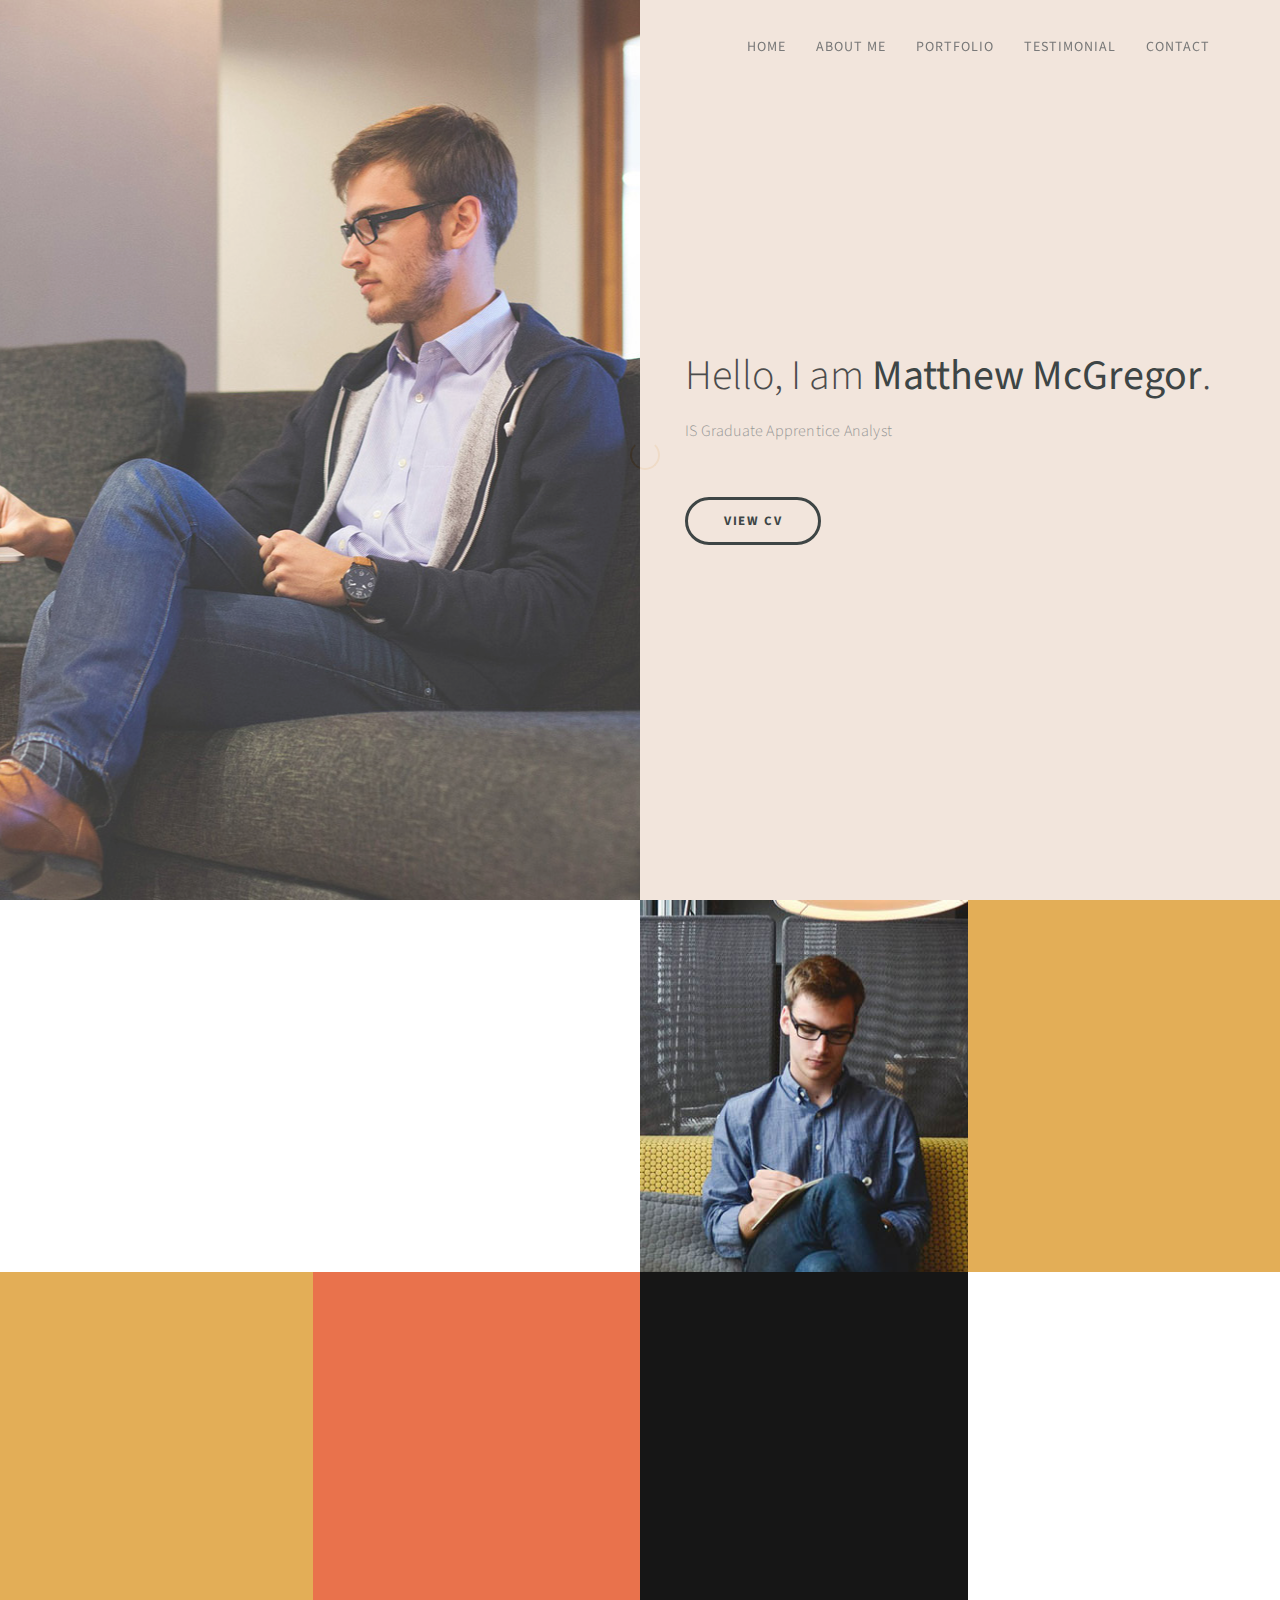
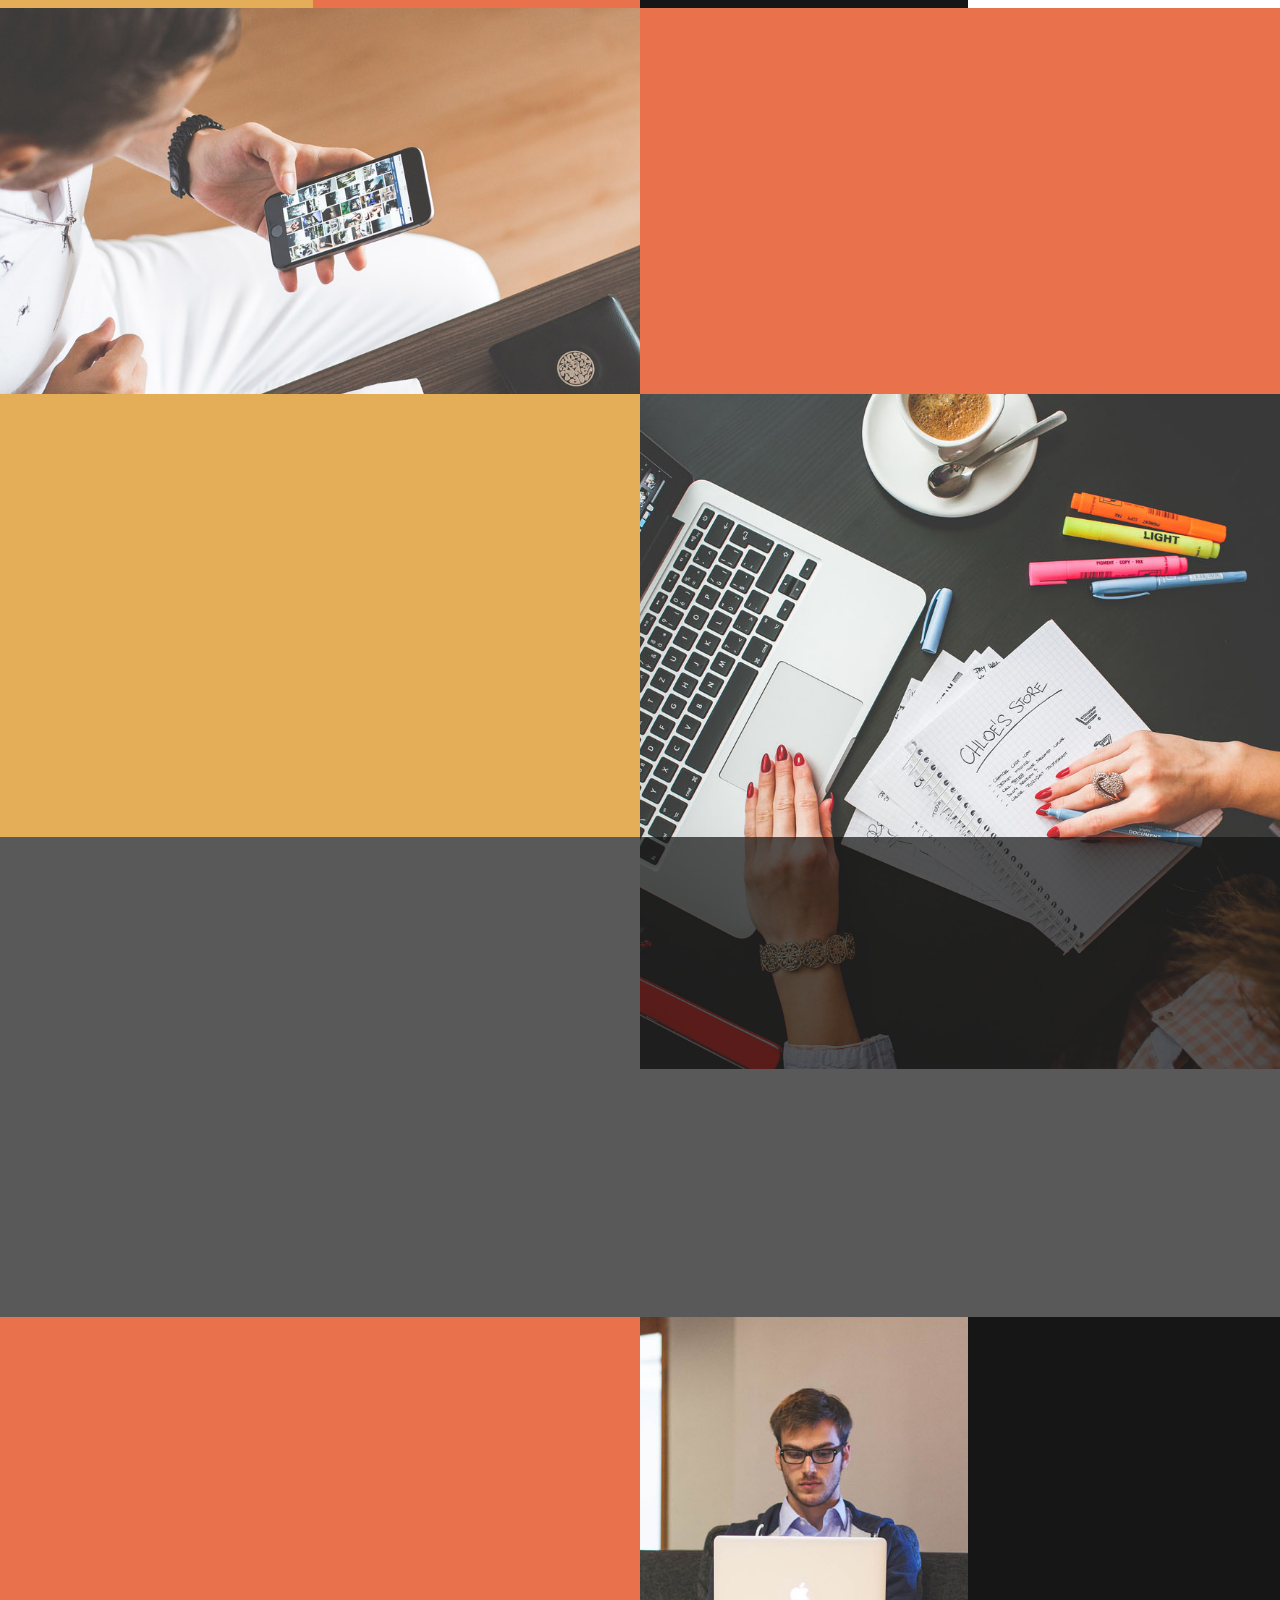
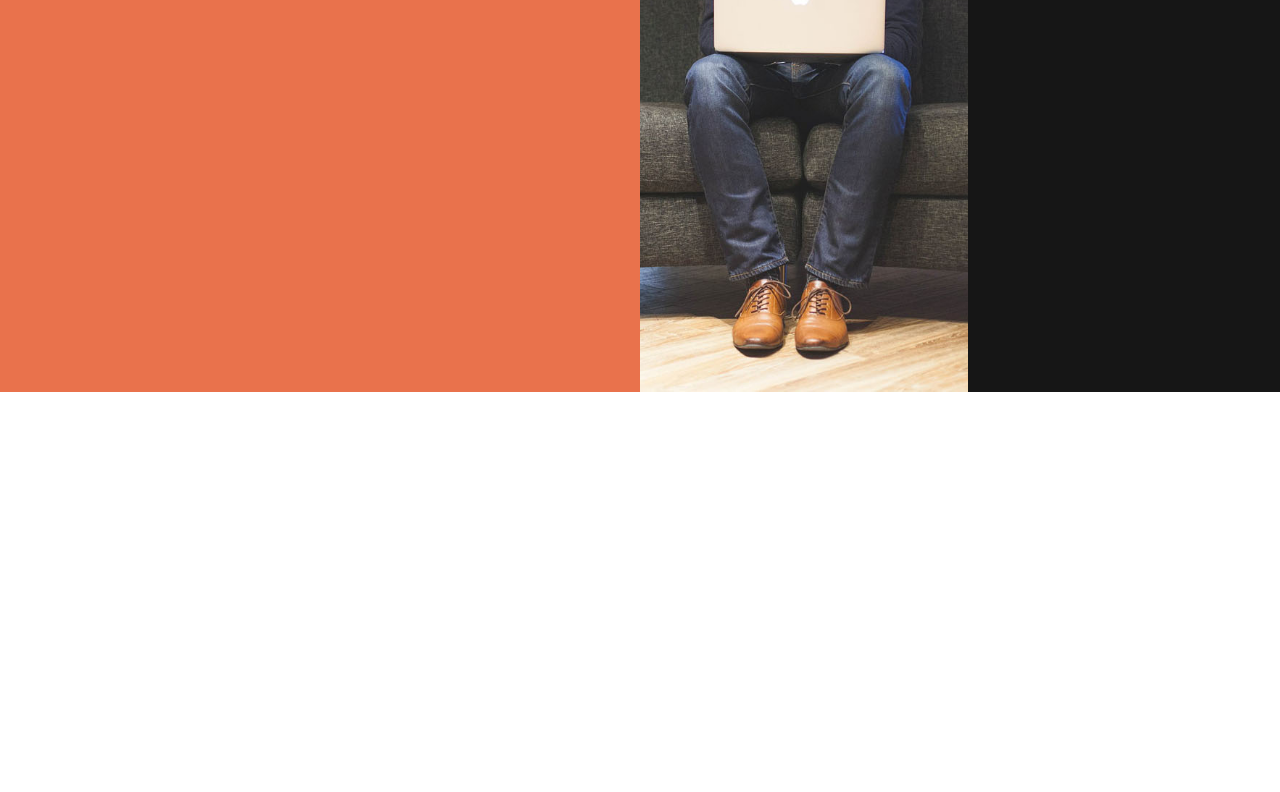
<file: index.html>
<!DOCTYPE html>
<html lang="en">
<head>

<meta charset="UTF-8">
<meta http-equiv="X-UA-Compatible" content="IE=Edge">
<meta name="description" content="">
<meta name="keywords" content="">
<meta name="author" content="">
<meta name="viewport" content="width=device-width, initial-scale=1, maximum-scale=1">

<title>Matthew McGregor</title>
<!--
Stimulus Template
http://www.templatemo.com/tm-498-stimulus
-->
<link rel="stylesheet" href="css/bootstrap.min.css">
<link rel="stylesheet" href="css/animate.css">
<link rel="stylesheet" href="css/font-awesome.min.css">
<link rel="stylesheet" href="css/templatemo-style.css">

<link href="https://fonts.googleapis.com/css?family=Source+Sans+Pro:300,400,700" rel="stylesheet">

</head>
<body data-spy="scroll" data-target=".navbar-collapse" data-offset="50">


<!-- PRE LOADER -->

<div class="preloader">
     <div class="spinner">
          <span class="spinner-rotate"></span>
     </div>
</div>


<!-- Navigation Section -->

<div class="navbar navbar-fixed-top custom-navbar" role="navigation">
     <div class="container">

          <!-- navbar header -->
          <div class="navbar-header">
               <button class="navbar-toggle" data-toggle="collapse" data-target=".navbar-collapse">
                    <span class="icon icon-bar"></span>
                    <span class="icon icon-bar"></span>
                    <span class="icon icon-bar"></span>
               </button>
          </div>

          <div class="collapse navbar-collapse">
               <ul class="nav navbar-nav navbar-right">
                  <li><a href="/index.html#home" class="smoothScroll">Home</a></li>
                  <li><a href="/index.html#about" class="smoothScroll">About Me</a></li>
                  <li><a href="/portfolio.html" class="smoothScroll">Portfolio</a></li>
                  <li><a href="/index.html#quotes" class="smoothScroll">Testimonial</a></li>
                  <li><a href="/index.html#contact" class="smoothScroll">Contact</a></li>
               </ul>
          </div>

     </div>
</div>


<!-- Home Section -->

<section id="home" class="parallax-section">
     <div class="container">
          <div class="row">

               <div class="col-md-6 col-sm-6">
                    <div class="home-img"></div>
               </div>

               <div class="col-md-6 col-sm-6">
                    <div class="home-thumb">
                         <div class="section-title">
                              <h1 class="wow fadeInUp" data-wow-delay="0.6s">Hello, I am <strong>Matthew McGregor</strong>.</h1>
                              <p class="wow fadeInUp" data-wow-delay="0.9s">IS Graduate Apprentice Analyst</p>
                              
                              <a href="/files/CV.pdf" class="wow fadeInUp smoothScroll section-btn btn btn-success" data-wow-delay="1.4s">View CV</a>
                              
                         </div>
                    </div>
               </div>


          </div>
     </div>
</section>


<!-- About Section -->

<section id="about" class="parallax-section">
     <div class="container">
          <div class="row">

               <div class="col-md-6 col-sm-12">
                    <div class="about-thumb">
                         <div class="wow fadeInUp section-title" data-wow-delay="0.4s">
                              <h1>Donec auctor</h1>
                              <p class="color-yellow">Sed vulputate vitae diam quis bibendum</p>
                         </div>
                         <div class="wow fadeInUp" data-wow-delay="0.8s">
                              <p>Phasellus vulputate tellus nec tortor varius elementum. Curabitur at pulvinar ante. Duis dui urna, faucibus eget felis eu, iaculis congue sem. Mauris convallis eros massa.</p>
                              <p>Quisque viverra iaculis aliquam. Etiam volutpat, justo non aliquam bibendum, sem nibh mollis erat, quis porta odio odio at velit.</p>
                         </div>
                    </div>
               </div>

               <div class="col-md-3 col-sm-6">
                    <div class="background-image about-img"></div>
               </div>

               <div class="bg-yellow col-md-3 col-sm-6">
                    <div class="skill-thumb">
                         <div class="wow fadeInUp section-title color-white" data-wow-delay="1.2s">
                              <h1>My Skills</h1>
                              <p class="color-white">Photoshop . HTML CSS JS . Web Design</p>
                         </div>

                         <div class=" wow fadeInUp skills-thumb" data-wow-delay="1.6s">
                         <strong>Frontend Design</strong>
                              <span class="color-white pull-right">90%</span>
                                   <div class="progress">
                                        <div class="progress-bar progress-bar-primary" role="progressbar" aria-valuenow="90" aria-valuemin="0" aria-valuemax="100" style="width: 90%;"></div>
                                   </div>

                         <strong>Backend processing</strong>
                              <span class="color-white pull-right">70%</span>
                                   <div class="progress">
                                        <div class="progress-bar progress-bar-primary" role="progressbar" aria-valuenow="70" aria-valuemin="0" aria-valuemax="100" style="width: 70%;"></div>
                                   </div>

                         <strong>HTML5 & CSS3</strong>
                              <span class="color-white pull-right">80%</span>
                                   <div class="progress">
                                        <div class="progress-bar progress-bar-primary" role="progressbar" aria-valuenow="80" aria-valuemin="0" aria-valuemax="100" style="width: 80%;"></div>
                                   </div>
                         </div>

                    </div>
               </div>

          </div>
     </div>
</section>


<!-- Service Section -->

<section id="service" class="parallax-section">
     <div class="container">
          <div class="row">

               <div class="bg-yellow col-md-3 col-sm-6">
                    <div class="wow fadeInUp color-white service-thumb" data-wow-delay="0.8s">
                         <i class="fa fa-desktop"></i>
                              <h3>Interface Design</h3>
                              <p class="color-white">Phasellus vulputate tellus nec tortor varius elementum. Curabitur at pulvinar ante.</p>
                    </div>
               </div>

               <div class="col-md-3 col-sm-6">
                    <div class="wow fadeInUp color-white service-thumb" data-wow-delay="1.2s">
                         <i class="fa fa-paper-plane"></i>
                              <h3>Media Strategy</h3>
                              <p class="color-white">Curabitur at pulvinar ante. Duis dui urna, faucibus eget felis eu, iaculis congue sem.</p>
                    </div>
               </div>

               <div class="bg-dark col-md-3 col-sm-6">
                    <div class="wow fadeInUp color-white service-thumb" data-wow-delay="1.6s">
                         <i class="fa fa-table"></i>
                              <h3>Mobile App</h3>
                              <p class="color-white">Mauris convallis eros massa, vitae euismod arcu tempus ut. Quisque viverra iaculis.</p>
                    </div>
               </div>

               <div class="bg-white col-md-3 col-sm-6">
                    <div class="wow fadeInUp service-thumb" data-wow-delay="1.8s">
                         <i class="fa fa-html5"></i>
                              <h3>Coding</h3>
                              <p>Mauris convallis eros massa, vitae euismod arcu tempus ut. Quisque viverra iaculis.</p>
                    </div>
               </div>

          </div>
     </div>
</section>


<!-- Experience Section -->

<section id="experience" class="parallax-section">
     <div class="container">
          <div class="row">

               <div class="col-md-6 col-sm-6">
                    <div class="background-image experience-img"></div>
               </div>

               <div class="col-md-6 col-sm-6">
                    <div class="color-white experience-thumb">
                         <div class="wow fadeInUp section-title" data-wow-delay="0.8s">
                              <h1>My Experiences</h1>
                              <p class="color-white">Previous companies and my tasks</p>
                         </div>

                         <div class="wow fadeInUp color-white media" data-wow-delay="1.2s">
                              <div class="media-object media-left">
                                   <i class="fa fa-laptop"></i>
                              </div>
                              <div class="media-body">
                                   <h3 class="media-heading">Graphic Designer <small>2014 Jul - 2015 Sep</small></h3>
                                   <p class="color-white">Lorem ipsum dolor sit amet, consectetur adipisicing elit.</p>
                              </div>
                         </div>

                         <div class="wow fadeInUp color-white media" data-wow-delay="1.6s">
                              <div class="media-object media-left">
                                   <i class="fa fa-laptop"></i>
                              </div>
                              <div class="media-body">
                                   <h3 class="media-heading">Web Designer <small>2015 Oct - 2017 Jan</small></h3>
                                   <p class="color-white">Lorem ipsum dolor sit amet, consectetur adipisicing elit.</p>
                              </div>
                         </div>

                    </div>
               </div>

          </div>
     </div>
</section>


<!-- Education Section -->

<section id="education" class="parallax-section">
     <div class="container">
          <div class="row">

               <div class="col-md-6 col-sm-6">
                    <div class="color-white education-thumb">
                         <div class="wow fadeInUp section-title" data-wow-delay="0.8s">
                              <h1>My Education</h1>
                              <p class="color-white">In cursus orci non ipsum gravida dignissim</p>
                         </div>

                         <div class="wow fadeInUp color-white media" data-wow-delay="1.2s">
                              <div class="media-object media-left">
                                   <i class="fa fa-laptop"></i>
                              </div>
                              <div class="media-body">
                                   <h3 class="media-heading">Master in Design <small>2012 Jan - 2014 May</small></h3>
                                   <p class="color-white">Etiam iaculis elit in mauris ullamcorper auctor. Proin a sapien id orci ullamcorper dignissim eu in neque. </p>
                              </div>
                         </div>

                         <div class="wow fadeInUp color-white media" data-wow-delay="1.6s">
                              <div class="media-object media-left">
                                   <i class="fa fa-laptop"></i>
                              </div>
                              <div class="media-body">
                                   <h3 class="media-heading">Bachelor of Arts <small>2008 May - 2011 Dec</small></h3>
                                   <p class="color-white">Orci varius natoque penatibus et magnis dis parturient montes, nascetur ridiculus mus.</p>
                              </div>
                         </div>

                    </div>
               </div>

               <div class="col-md-6 col-sm-6">
                    <div class="background-image education-img"></div>
               </div>

          </div>
     </div>
</section>


<!-- Quotes Section -->

<section id="quotes" class="parallax-section">
     <div class="overlay"></div>
     <div class="container">
          <div class="row">

               <div class="col-md-offset-1 col-md-10 col-sm-12">
                    <i class="wow fadeInUp fa fa-star" data-wow-delay="0.6s"></i>
                    <h2 class="wow fadeInUp" data-wow-delay="0.8s">Proin lobortis eu diam et facilisis. Fusce nisi nibh, molestie in vestibulum quis, auctor et orci.</h2>
                    <p class="wow fadeInUp" data-wow-delay="1s">Curabitur at pulvinar ante. Duis dui urna, faucibus eget felis eu, iaculis congue sem.</p>
               </div>

          </div>
     </div>
</section>


<!-- Contact Section -->

<section id="contact" class="parallax-section">
     <div class="container">
          <div class="row">

               <div class="col-md-6 col-sm-12">
                    <div class="contact-form">
                         <div class="wow fadeInUp section-title" data-wow-delay="0.2s">
                              <h1 class="color-white">Say hello..</h1>
                              <p class="color-white">Integer ut consectetur est. In cursus orci non ipsum gravida dignissim.</p>
                         </div>

                         <div id="contact-form">
                              <form action="#template-mo" method="post">
                                   <div class="wow fadeInUp" data-wow-delay="1s">
                                        <input name="fullname" type="text" class="form-control" id="fullname" placeholder="Your Name">
                                   </div>
                                   <div class="wow fadeInUp" data-wow-delay="1.2s">
                                        <input name="email" type="email" class="form-control" id="email" placeholder="Your Email">
                                   </div>
                                   <div class="wow fadeInUp" data-wow-delay="1.4s">
                                        <textarea name="message" rows="5" class="form-control" id="message" placeholder="Write your message..."></textarea>
                                   </div>
                                   <div class="wow fadeInUp col-md-6 col-sm-8" data-wow-delay="1.6s">
                                        <input name="submit" type="submit" class="form-control" id="submit" value="Send">
                                   </div>
                              </form>
                         </div>

                    </div>
               </div>

               <div class="col-md-3 col-sm-6">
                    <div class="background-image contact-img"></div>
               </div>

               <div class="bg-dark col-md-3 col-sm-6">
                    <div class="contact-thumb">
                         <div class="wow fadeInUp contact-info" data-wow-delay="0.6s">
                              <h3 class="color-white">Visit my office</h3>
                              <p>456 New Street 22000, New York City, USA</p>
                         </div>

                         <div class="wow fadeInUp contact-info" data-wow-delay="0.8s">
                              <h3 class="color-white">Contact.</h3>
                              <p><i class="fa fa-phone"></i> 01-0110-0220</p>
                              <p><i class="fa fa-envelope-o"></i> <a href="mailto:hello@company.co">hello@company.co</a></p>
                              <p><i class="fa fa-globe"></i> <a href="#">company.co</a></p>
                         </div>

                    </div>
               </div>

          </div>
     </div>
</section>


<!-- Footer Section -->

<footer>
	<div class="container">
		<div class="row">

               <div class="col-md-12 col-sm-12">
                    <div class="wow fadeInUp footer-copyright" data-wow-delay="1.8s">
                         <p>Copyright &copy; 2016 Your Company
                    
                    | Design: TemplateMo</p>
                    </div>
				<ul class="wow fadeInUp social-icon" data-wow-delay="2s">
                         <li><a href="#" class="fa fa-facebook"></a></li>
                         <li><a href="#" class="fa fa-twitter"></a></li>
                         <li><a href="#" class="fa fa-google-plus"></a></li>
                         <li><a href="#" class="fa fa-dribbble"></a></li>
                         <li><a href="#" class="fa fa-linkedin"></a></li>
                    </ul>
               </div>
			
		</div>
	</div>
</footer>

<!-- SCRIPTS -->

<script src="js/jquery.js"></script>
<script src="js/bootstrap.min.js"></script>
<script src="js/jquery.parallax.js"></script>
<script src="js/smoothscroll.js"></script>
<script src="js/wow.min.js"></script>
<script src="js/custom.js"></script>

</body>
</html>
</file>
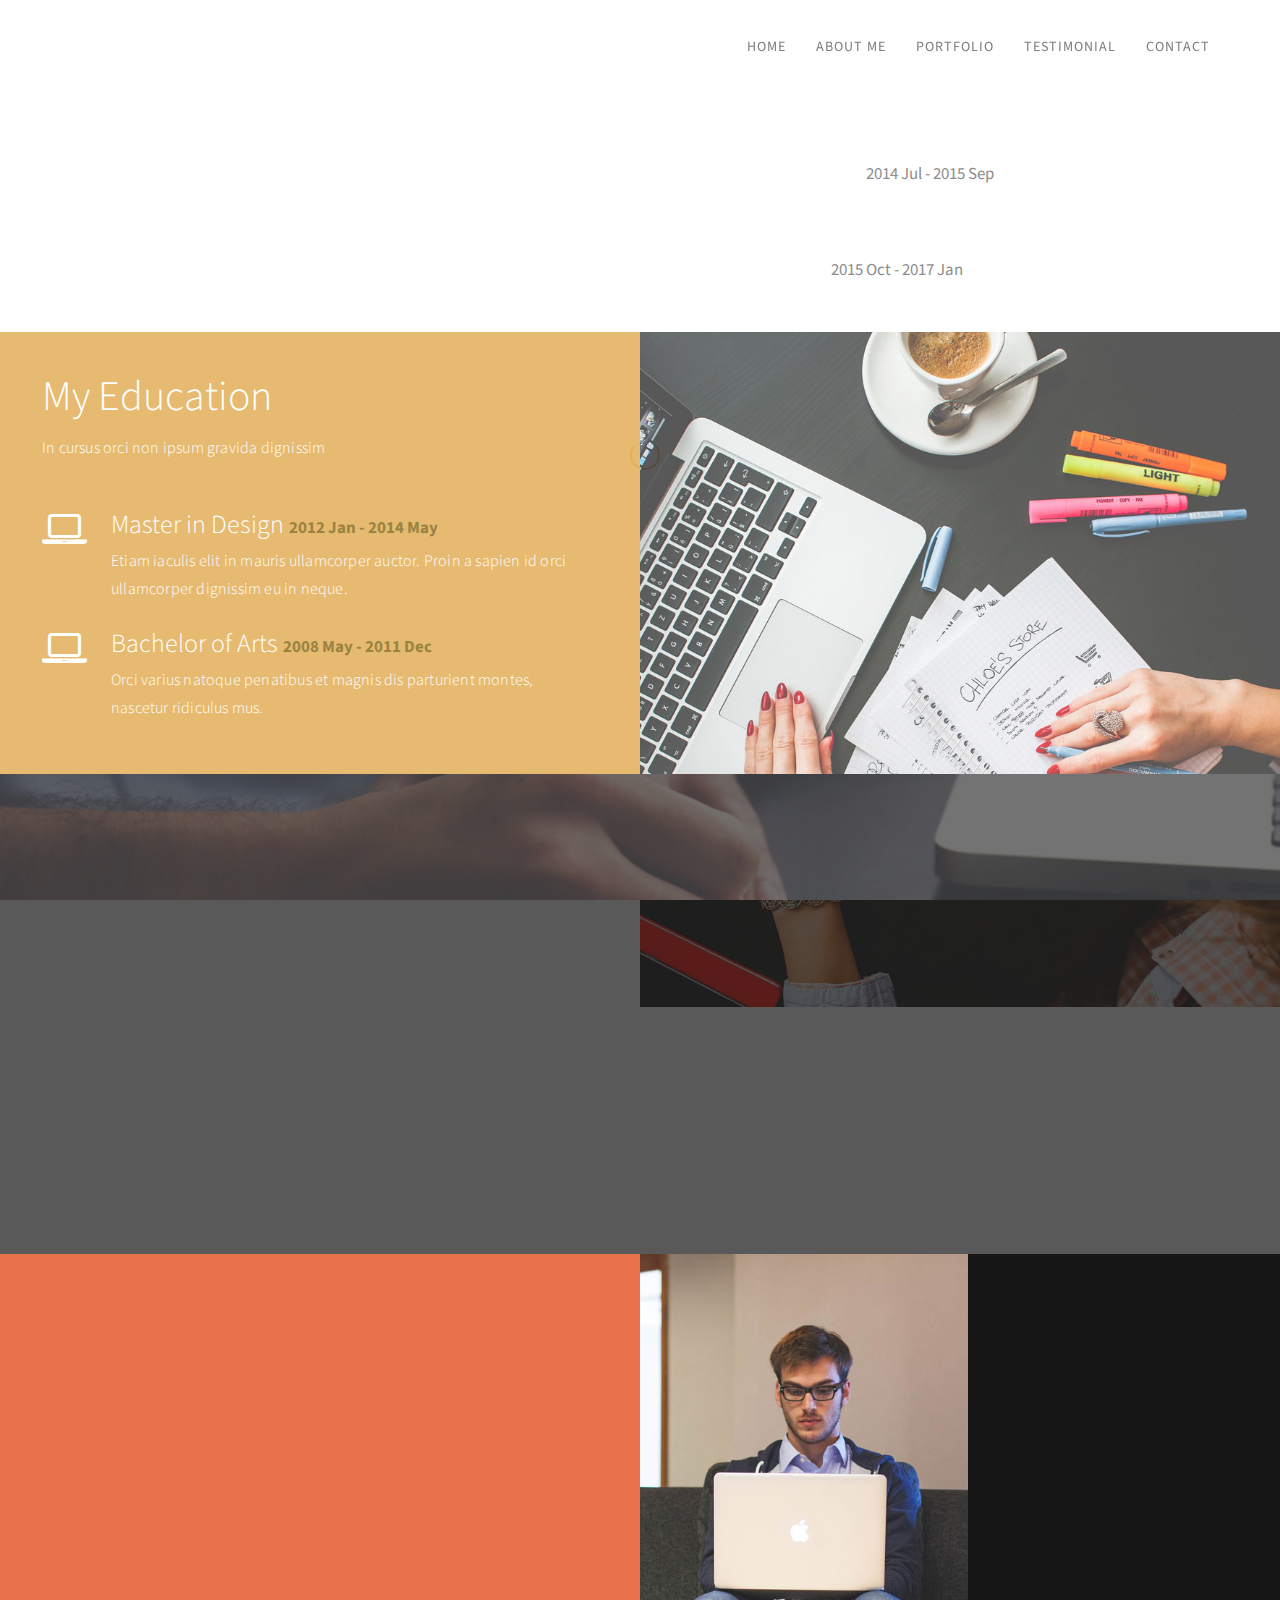
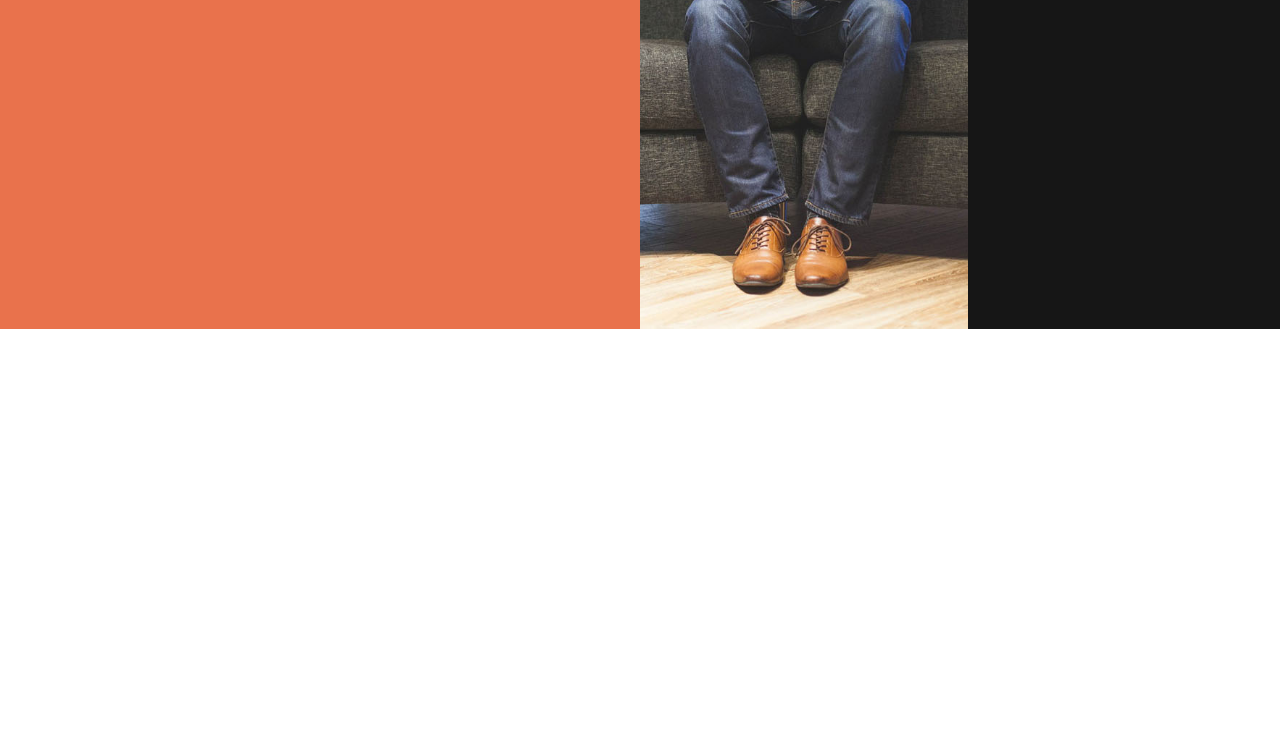
<file: portfolio.html>
<!DOCTYPE html>
<html lang="en">
<head>

<meta charset="UTF-8">
<meta http-equiv="X-UA-Compatible" content="IE=Edge">
<meta name="description" content="">
<meta name="keywords" content="">
<meta name="author" content="">
<meta name="viewport" content="width=device-width, initial-scale=1, maximum-scale=1">

<title>Matthew McGregor - Portfolio</title>
<!--
Stimulus Template
http://www.templatemo.com/tm-498-stimulus
-->
<link rel="stylesheet" href="css/bootstrap.min.css">
<link rel="stylesheet" href="css/animate.css">
<link rel="stylesheet" href="css/font-awesome.min.css">
<link rel="stylesheet" href="css/templatemo-style.css">

<link href="https://fonts.googleapis.com/css?family=Source+Sans+Pro:300,400,700" rel="stylesheet">

</head>
<body data-spy="scroll" data-target=".navbar-collapse" data-offset="50">


<!-- PRE LOADER -->

<div class="preloader">
     <div class="spinner">
          <span class="spinner-rotate"></span>
     </div>
</div>


<!-- Navigation Section -->

<div class="navbar navbar-fixed-top custom-navbar" role="navigation">
     <div class="container">

          <!-- navbar header -->
          <div class="navbar-header">
               <button class="navbar-toggle" data-toggle="collapse" data-target=".navbar-collapse">
                    <span class="icon icon-bar"></span>
                    <span class="icon icon-bar"></span>
                    <span class="icon icon-bar"></span>
               </button>
          </div>

          <div class="collapse navbar-collapse">
               <ul class="nav navbar-nav navbar-right">
                    <li><a href="/index.html#home" class="smoothScroll">Home</a></li>
                    <li><a href="/index.html#about" class="smoothScroll">About Me</a></li>
                    <li><a href="/portfolio.html" class="smoothScroll">Portfolio</a></li>
                    <li><a href="/index.html#quotes" class="smoothScroll">Testimonial</a></li>
                    <li><a href="/index.html#contact" class="smoothScroll">Contact</a></li>
               </ul>
          </div>

     </div>
</div>




<section id="portfolio" class="parallax-section">
     <div class="container">
          <div class="row">

               <div class="col-md-6 col-sm-6">
                    <div class="background-image experience-img"></div>
               </div>

               <div class="col-md-6 col-sm-6">
                    <div class="color-white experience-thumb">
                         <div class="wow fadeInUp section-title" data-wow-delay="0.8s">
                              <h1>Porfolio</h1>
                              <p class="color-white">Previous projects</p>
                         </div>

                         <div class="wow fadeInUp color-white media" data-wow-delay="1.2s">
                              <div class="media-object media-left">
                                   <i class="fa fa-laptop"></i>
                              </div>
                              <div class="media-body">
                                   <h3 class="media-heading">Graphic Designer <small>2014 Jul - 2015 Sep</small></h3>
                                   <p class="color-white">Lorem ipsum dolor sit amet, consectetur adipisicing elit.</p>
                              </div>
                         </div>

                         <div class="wow fadeInUp color-white media" data-wow-delay="1.6s">
                              <div class="media-object media-left">
                                   <i class="fa fa-laptop"></i>
                              </div>
                              <div class="media-body">
                                   <h3 class="media-heading">Web Designer <small>2015 Oct - 2017 Jan</small></h3>
                                   <p class="color-white">Lorem ipsum dolor sit amet, consectetur adipisicing elit.</p>
                              </div>
                         </div>

                    </div>
               </div>

          </div>
     </div>
</section>


<!-- Education Section -->

<section id="education" class="parallax-section">
     <div class="container">
          <div class="row">

               <div class="col-md-6 col-sm-6">
                    <div class="color-white education-thumb">
                         <div class="wow fadeInUp section-title" data-wow-delay="0.8s">
                              <h1>My Education</h1>
                              <p class="color-white">In cursus orci non ipsum gravida dignissim</p>
                         </div>

                         <div class="wow fadeInUp color-white media" data-wow-delay="1.2s">
                              <div class="media-object media-left">
                                   <i class="fa fa-laptop"></i>
                              </div>
                              <div class="media-body">
                                   <h3 class="media-heading">Master in Design <small>2012 Jan - 2014 May</small></h3>
                                   <p class="color-white">Etiam iaculis elit in mauris ullamcorper auctor. Proin a sapien id orci ullamcorper dignissim eu in neque. </p>
                              </div>
                         </div>

                         <div class="wow fadeInUp color-white media" data-wow-delay="1.6s">
                              <div class="media-object media-left">
                                   <i class="fa fa-laptop"></i>
                              </div>
                              <div class="media-body">
                                   <h3 class="media-heading">Bachelor of Arts <small>2008 May - 2011 Dec</small></h3>
                                   <p class="color-white">Orci varius natoque penatibus et magnis dis parturient montes, nascetur ridiculus mus.</p>
                              </div>
                         </div>

                    </div>
               </div>

               <div class="col-md-6 col-sm-6">
                    <div class="background-image education-img"></div>
               </div>

          </div>
     </div>
</section>


<!-- Quotes Section -->

<section id="quotes" class="parallax-section">
     <div class="overlay"></div>
     <div class="container">
          <div class="row">

               <div class="col-md-offset-1 col-md-10 col-sm-12">
                    <i class="wow fadeInUp fa fa-star" data-wow-delay="0.6s"></i>
                    <h2 class="wow fadeInUp" data-wow-delay="0.8s">Proin lobortis eu diam et facilisis. Fusce nisi nibh, molestie in vestibulum quis, auctor et orci.</h2>
                    <p class="wow fadeInUp" data-wow-delay="1s">Curabitur at pulvinar ante. Duis dui urna, faucibus eget felis eu, iaculis congue sem.</p>
               </div>

          </div>
     </div>
</section>


<!-- Contact Section -->

<section id="contact" class="parallax-section">
     <div class="container">
          <div class="row">

               <div class="col-md-6 col-sm-12">
                    <div class="contact-form">
                         <div class="wow fadeInUp section-title" data-wow-delay="0.2s">
                              <h1 class="color-white">Say hello..</h1>
                              <p class="color-white">Integer ut consectetur est. In cursus orci non ipsum gravida dignissim.</p>
                         </div>

                         <div id="contact-form">
                              <form action="#template-mo" method="post">
                                   <div class="wow fadeInUp" data-wow-delay="1s">
                                        <input name="fullname" type="text" class="form-control" id="fullname" placeholder="Your Name">
                                   </div>
                                   <div class="wow fadeInUp" data-wow-delay="1.2s">
                                        <input name="email" type="email" class="form-control" id="email" placeholder="Your Email">
                                   </div>
                                   <div class="wow fadeInUp" data-wow-delay="1.4s">
                                        <textarea name="message" rows="5" class="form-control" id="message" placeholder="Write your message..."></textarea>
                                   </div>
                                   <div class="wow fadeInUp col-md-6 col-sm-8" data-wow-delay="1.6s">
                                        <input name="submit" type="submit" class="form-control" id="submit" value="Send">
                                   </div>
                              </form>
                         </div>

                    </div>
               </div>

               <div class="col-md-3 col-sm-6">
                    <div class="background-image contact-img"></div>
               </div>

               <div class="bg-dark col-md-3 col-sm-6">
                    <div class="contact-thumb">
                         <div class="wow fadeInUp contact-info" data-wow-delay="0.6s">
                              <h3 class="color-white">Visit my office</h3>
                              <p>456 New Street 22000, New York City, USA</p>
                         </div>

                         <div class="wow fadeInUp contact-info" data-wow-delay="0.8s">
                              <h3 class="color-white">Contact.</h3>
                              <p><i class="fa fa-phone"></i> 01-0110-0220</p>
                              <p><i class="fa fa-envelope-o"></i> <a href="mailto:hello@company.co">hello@company.co</a></p>
                              <p><i class="fa fa-globe"></i> <a href="#">company.co</a></p>
                         </div>

                    </div>
               </div>

          </div>
     </div>
</section>


<!-- Footer Section -->

<footer>
	<div class="container">
		<div class="row">

               <div class="col-md-12 col-sm-12">
                    <div class="wow fadeInUp footer-copyright" data-wow-delay="1.8s">
                         <p>Copyright &copy; 2016 Your Company
                    
                    | Design: TemplateMo</p>
                    </div>
				<ul class="wow fadeInUp social-icon" data-wow-delay="2s">
                         <li><a href="#" class="fa fa-facebook"></a></li>
                         <li><a href="#" class="fa fa-twitter"></a></li>
                         <li><a href="#" class="fa fa-google-plus"></a></li>
                         <li><a href="#" class="fa fa-dribbble"></a></li>
                         <li><a href="#" class="fa fa-linkedin"></a></li>
                    </ul>
               </div>
			
		</div>
	</div>
</footer>

<!-- SCRIPTS -->

<script src="js/jquery.js"></script>
<script src="js/bootstrap.min.js"></script>
<script src="js/jquery.parallax.js"></script>
<script src="js/smoothscroll.js"></script>
<script src="js/wow.min.js"></script>
<script src="js/custom.js"></script>

</body>
</html>
</file>
<file: css/templatemo-style.css>
/*

Stimulus Template

http://www.templatemo.com/tm-498-stimulus

*/

body {
	background: #ffffff;
    font-family: 'Source Sans Pro', sans-serif;
    font-style: normal;
	font-weight: 300;
    overflow-x: hidden;
}

html,body {
  width: 100%;
  height: 100%;
}


/*---------------------------------------
    Typorgraphy              
-----------------------------------------*/

h1,h2,h3,h4,h5,h6 {
  font-style: normal;
  font-weight: 300;
}

h1,h2,h3 {
  font-weight: 300;
}

h1 {
  font-size: 42px;
  padding-bottom: 14px;
  margin-bottom: 0px;
}

h2 {
  font-size: 42px;
  line-height: 52px;
  margin-top: 0px;
}

h3 {
  font-size: 26px;
  line-height: 32px;
  padding-bottom: 6px;
}

h4 {
  color: #999;
  font-size: 12px;
  font-weight: normal;
  letter-spacing: 2px;
  text-transform: uppercase;
  padding-top: 6px;
}

h5 {
  color: #666666;
}

strong {
  color: #232B2B;
  font-weight: normal;
}

p {
    color: #888;
    font-size: 16px;
    font-weight: 300;
    line-height: 28px;
    letter-spacing: 0.2px;
}

.section-btn {
  background-color: transparent;
  border: 3px solid #232B2B;
  border-radius: 100px;
  color: #232B2B;
  font-size: 13px;
  font-weight: bold;
  letter-spacing: 1.6px;
  padding: 12px 36px;
  margin-top: 42px;
  transition: all 0.4s ease-in-out;
  text-transform: uppercase;
}

.section-btn:hover {
  background: #E3AE57;
  border-color: transparent;
  color: #ffffff;
}

.btn-success:focus {
  background-color: #000;
  border-color: transparent;
}

.parallax-section {
  background-attachment: fixed !important;
  background-size: cover !important;
}

.section-title {
  position: relative;
  padding-bottom: 22px;
}

#about,
#service,
#experience,
#education,
#contact {
  position: relative;
}

#home .container,
#about .container, 
#experience .container,
#service .container,
#education .container,
#contact .container {
  width: 100%;
  padding: 0;
  margin: 0;
}

#experience .experience-thumb,
#education .education-thumb  {
  padding: 22px 42px 42px 42px;
}

#service,
#quotes,
footer {
  text-align: center;
}

#experience,
#education {
  background: #E9724C;
}

.background-image {
    background-position: 50% 50% !important;
    background-size: cover !important;
    width: 100%;
    height: 100%;
    min-height: 75vh;
    position: absolute;
    top: 0;
    right: 0;
    bottom: 0;
    left: 0;
}

.color-white {
  color: #ffffff;
}

.color-yellow {
  color: #E3AE57;
}

.bg-yellow {
  background: #E3AE57;
}

.bg-white {
  background: #ffffff;
}

.bg-dark {
  background: #161616;
}



/*---------------------------------------
    General               
-----------------------------------------*/

html{
  -webkit-font-smoothing: antialiased;
}

a {
  color: #E3AE57;
  -webkit-transition: 0.5s;
  -o-transition: 0.5s;
  transition: 0.5s;
  text-decoration: none !important;
}
a:hover, a:active, a:focus {
  color: #E3AE57;
  outline: none;
}

* {
  -webkit-box-sizing: border-box;
  -moz-box-sizing: border-box;
  box-sizing: border-box;
}

*:before,
*:after {
  -webkit-box-sizing: border-box;
  -moz-box-sizing: border-box;
  box-sizing: border-box;
}



/*---------------------------------------
    Preloader section              
-----------------------------------------*/

.preloader {
  position: fixed;
  top: 0;
  left: 0;
  width: 100%;
  height: 100%;
  z-index: 99999;
  display: flex;
  flex-flow: row nowrap;
  justify-content: center;
  align-items: center;
  background: none repeat scroll 0 0 #ffffff;
}

.spinner {
  border: 1px solid transparent;
  border-radius: 5px;
  position: relative;
}

.spinner:before {
  content: '';
  box-sizing: border-box;
  position: absolute;
  top: 50%;
  left: 50%;
  width: 30px;
  height: 30px;
  margin-top: -10px;
  margin-left: -10px;
  border-radius: 50%;
  border: 2px solid #E3AE57;
  border-top-color: #f9f9f9;
  animation: spinner .6s linear infinite;
}

@-webkit-@keyframes spinner {
  to {transform: rotate(360deg);}
}

@keyframes spinner {
  to {transform: rotate(360deg);}
}



/*---------------------------------------
    Navigation section              
-----------------------------------------*/

.custom-navbar {
    margin-bottom: 0;
    background-color: #ffffff;
}

.custom-navbar .navbar-brand {
    color: #333;
	text-shadow: 1px 1px #fff;
    font-weight: bold;
    font-size: 24px;
    line-height: 35px;
    letter-spacing: 1px;
}

.custom-navbar .nav li a {
    color: #666;
    font-size: 14px;
    font-weight: 400;
    letter-spacing: 1px;
    text-transform: uppercase;
    line-height: 40px;
    transition: all 0.4s ease-in-out;
}

.custom-navbar .nav li a:hover {
    background: transparent;
    color: #E3AE57;
}

.custom-navbar .navbar-nav > li > a:hover,
.custom-navbar .navbar-nav > li > a:focus {
  background-color: transparent;
}

.custom-navbar .nav li.active > a {
    background-color: transparent;
    color: #E3AE57;
}

.custom-navbar .navbar-toggle {
    border: none;
    padding-top: 10px;
}

.custom-navbar .navbar-toggle {
    background-color: transparent;
}

.custom-navbar .navbar-toggle .icon-bar {
    background: #E3AE57;
    border-color: transparent;
}

@media(min-width:768px) {
    .custom-navbar {
        padding: 12px 0;
        border-bottom: 0;
        background: 0 0; 
    }
    .custom-navbar.top-nav-collapse {
        background: #ffffff;
        box-shadow: 0px 2px 8px 0px rgba(50, 50, 50, 0.08);
        padding: 0;
    }

}



/*---------------------------------------
    Home section              
-----------------------------------------*/

#home h1 {
  padding-bottom: 18px;
}

#home .col-md-6 {
  background: #f1e2d7;
/* light blue color: #c3eafd; */
  padding-right: 0;
  padding-left: 0;
}

#home .home-img {
  background: url('../images/home-img.jpg') no-repeat;
  background-size: cover;
  background-position: 50% 50%;
  width: 100%;
  height: 100vh;
}

#home .home-thumb {
  display: -webkit-box;
  display: -webkit-flex;
  display: -ms-flexbox;
  display: flex;
  -webkit-box-align: center;
  -webkit-align-items: center;
  -ms-flex-align: center;
  align-items: center;
  height: 100vh;
  padding: 0 45px 0 45px;
}



/*---------------------------------------
   About section              
-----------------------------------------*/

#about .about-img {
    background: url('../images/about-img.jpg') no-repeat;
}

#about .about-thumb,
#about .skill-thumb {
  padding: 22px 32px 32px 32px;
}

#about .progress {
  background: #ffffff;
  border-radius: 0px;
  box-shadow: none;
  height: 2px;
}

#about .progress-bar-primary {
  background: #232B2B;
}

#about strong,
#about span {
  font-weight: bold;
  display: inline-block;
  padding-bottom: 8px;
}



/*---------------------------------------
    Service section              
-----------------------------------------*/

#service {
  background: #E9724C;
}

#service p {
  font-size: 18px;
  line-height: 30px;
}

#service .service-thumb {
  padding: 52px 22px 52px 22px;
}

#service .service-thumb .fa {
  font-size: 42px;
  padding-bottom: 22px;
}



/*---------------------------------------
    Experience section              
-----------------------------------------*/

#experience .experience-img {
  background: url('../images/experience-img.jpg') no-repeat;
}

#experience .media-heading {
  margin-bottom: 0px;
}

#experience .media .fa {
  font-size: 42px;
  margin-right: 14px;
}

#experience small {
  color: #633;
  font-weight: bold;
}

/*---------------------------------------
    Education section              
-----------------------------------------*/

#education {
  background: #E3AE57;
}

#education .education-img {
  background: url('../images/education-img.jpg') no-repeat;
}

#education .media-heading {
  margin-bottom: 0px;
}

#education .media .fa {
  font-size: 42px;
  margin-right: 14px;
}

#education small {
  color: #886D1E;
  font-weight: bold;
}



/*---------------------------------------
   Quotes section              
-----------------------------------------*/

#quotes {
    background: url('../images/quotes-bg.jpg') 50% 0 repeat-y fixed;
    background-size: cover;
    background-position: center center;
    color: #ffffff;
    position: relative;
    padding: 100px 0px;
}

#quotes .overlay {
    background: #121212;
    width: 100%;
    height: 100%;
    position: absolute;
    top: 0;
    opacity: 0.7;
}

#quotes .fa {
  font-size: 42px;
  margin-top: 32px;
  margin-bottom: 22px;
}

#quotes p {
  padding-top: 32px;
}


/*---------------------------------------
    Contact section              
-----------------------------------------*/

#contact {
  background: #E9724C;
}

#contact .contact-form,
#contact .contact-thumb {
  padding: 22px 32px 22px 32px;
  min-height: 75vh;
}

#contact .contact-img {
  background: url('../images/contact-img.jpg') no-repeat;
  min-height: 75vh;
}

#contact .contact-info {
  padding-top: 6px;
  padding-bottom: 6px;
}

#contact .form-control::-moz-placeholder{color:#ffffff;opacity:1}
#contact .form-control:-ms-input-placeholder{color:#ffffff}
#contact .form-control::-webkit-input-placeholder{color:#ffffff}

#contact .form-control {
  background: transparent;
  border: none;
  border-bottom: 1px solid #E3AE57;
  border-radius: 0px;
  box-shadow: none;
  color: #ffffff;
  font-size: 18px;
  margin-top: 10px;
  margin-bottom: 25px;
  transition: all 0.4s ease-in-out;
}

#contact .form-control:focus {
  border-bottom-color: #ffffff;
}

#contact input {
  height: 45px;
}

#contact input[type="submit"] {
  background: #ffffff;
  border: 2px solid transparent;
  border-radius: 40px;
  color: #161616;
  padding-bottom: 10px;
}

#contact input[type="submit"]:hover {
  background: transparent;
  border-color: #ffffff;
  color: #ffffff;
}

#contact .fa {
  padding-right: 10px;
}



/*---------------------------------------
   Footer section              
-----------------------------------------*/

footer {
    padding: 140px 0px;
}



/*---------------------------------------
   Social icon             
-----------------------------------------*/

.social-icon {
    position: relative;
    padding: 0;
    margin: 0;
    text-align: center;
}

.social-icon li {
    display: inline-block;
    list-style: none;
}

.social-icon li a {
    border: 2px solid transparent;
    color: #999;
    border-radius: 100px;
    cursor: pointer;
    font-size: 16px;
    text-decoration: none;
    transition: all 0.4s ease-in-out;
    width: 50px;
    height: 50px;
    line-height: 50px;
    text-align: center;
    vertical-align: middle;
    position: relative;
    margin: 22px 4px 10px 4px;
}

.social-icon li a:hover {
    background: #E3AE57;
    border-color: #ffffff;
    color: #ffffff;
    transform: scale(1.1);
}



/*---------------------------------------
   Mobile Responsive         
-----------------------------------------*/

@media only screen and (max-width: 580px) {
  h1 {
    font-size: 32px;
  }

  h2 {
    font-size: 28px;
    line-height: inherit;
  }

  h3 {
    font-size: 22px;
    line-height: inherit;
  }
}

@media only screen and (max-width: 767px) {
  .custom-navbar .navbar-brand {
    line-height: 18px;
  }

  #home .home-thumb {
    height: auto;
    padding-top: 32px;
    padding-bottom: 12px;
  }

  #home .container,
  #about .container, 
  #experience .container,
  #service .container,
  #education .container,
  #contact .container {
    padding-right: 15px;
    padding-left: 15px;
  }

  #about .col-md-3,
  #experience .col-md-6,
  #education .col-md-6,
  #contact .col-md-3 {
    padding: 0;
    margin: 0;
  }

  .background-image {
    position: relative;
    min-height: 65vh;
  }
}

@media only screen and (max-width: 1024px) {
  .section-title {
    padding-bottom: 12px;
  }

  footer {
    padding: 40px 0;
  }
}
</file>
